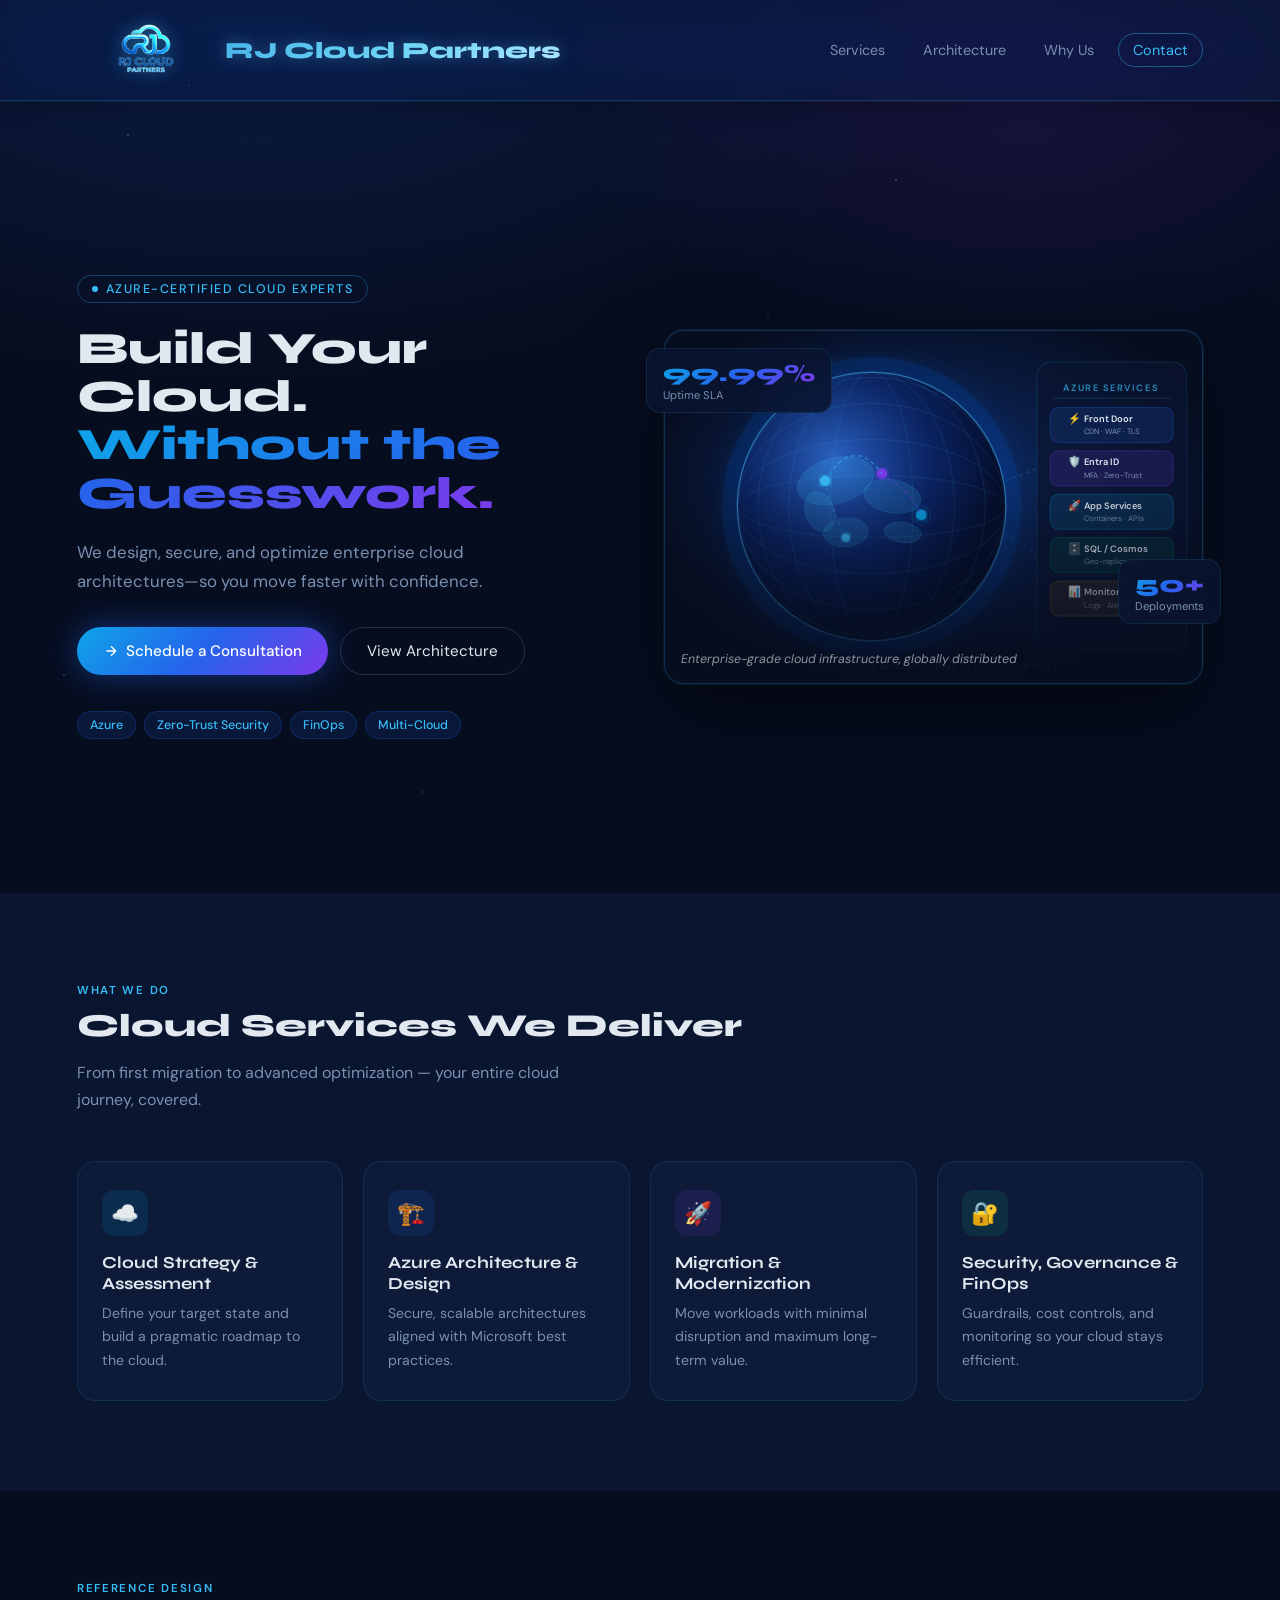
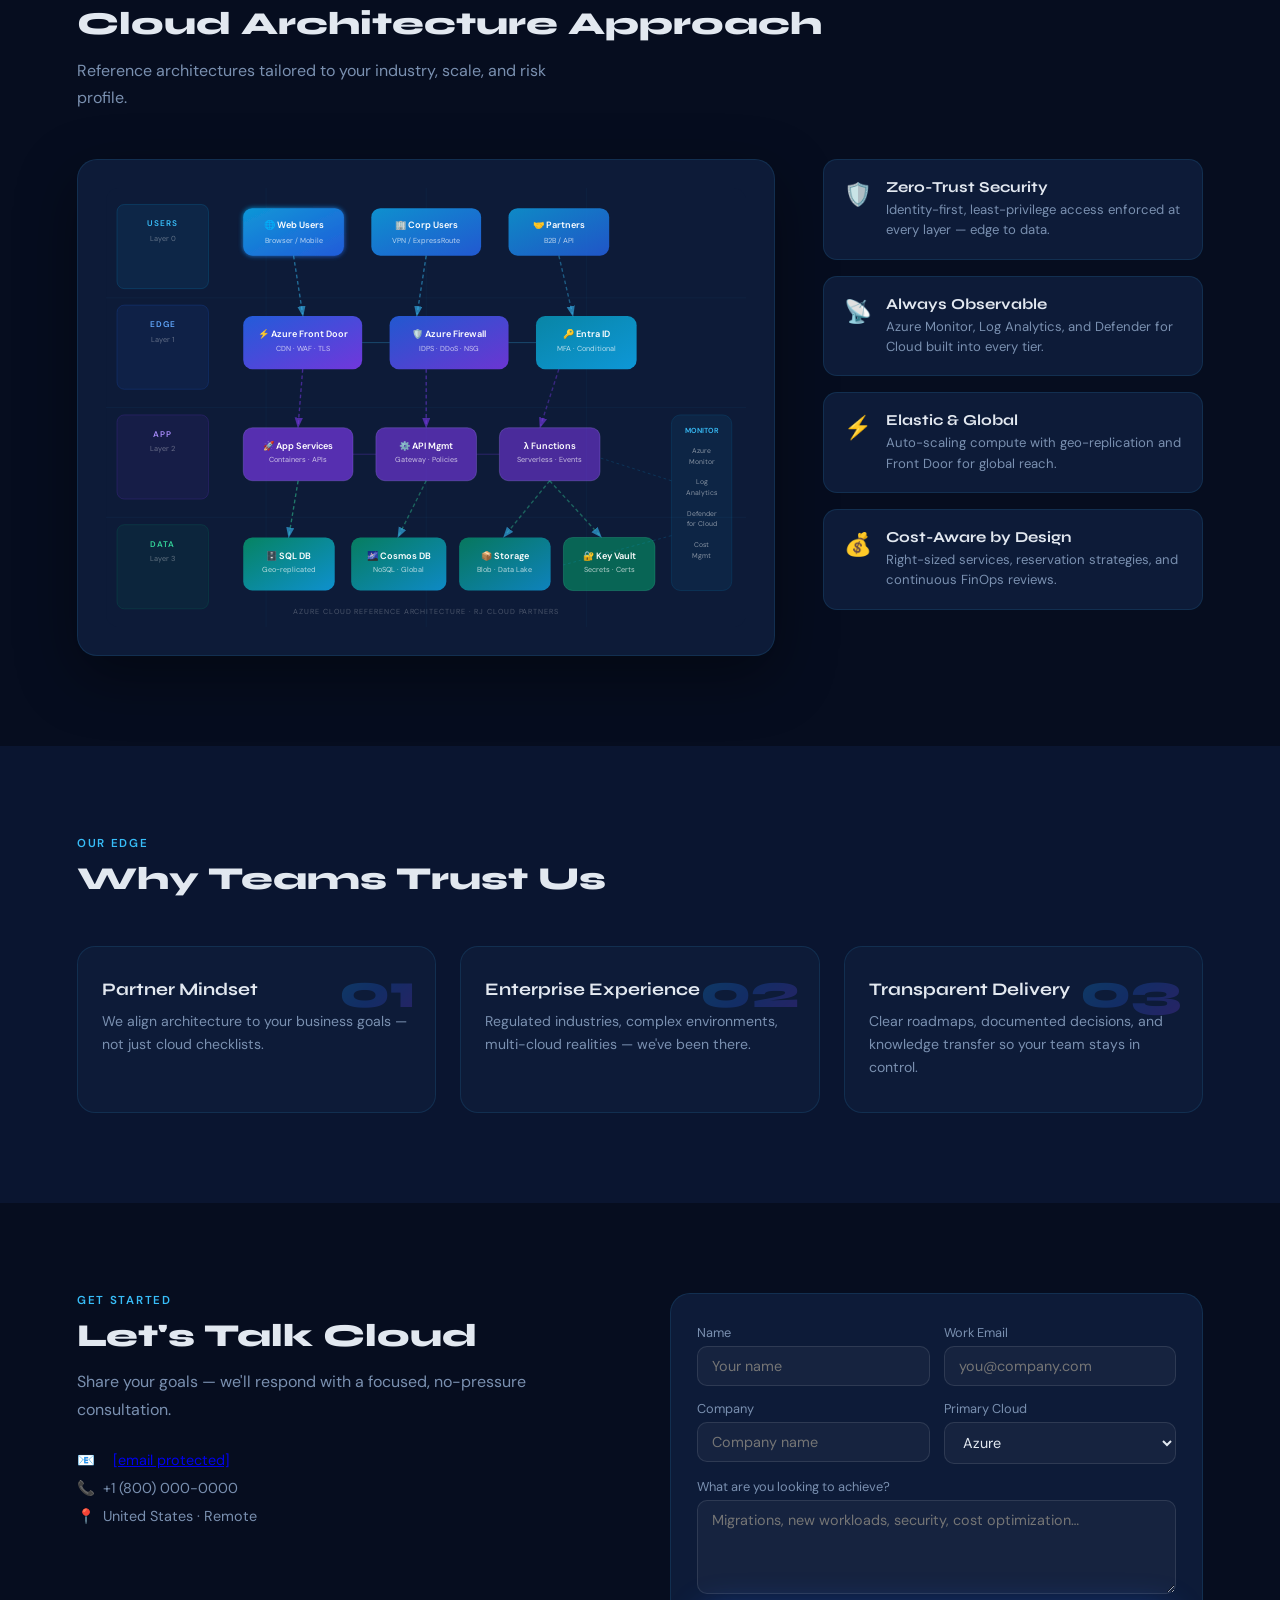
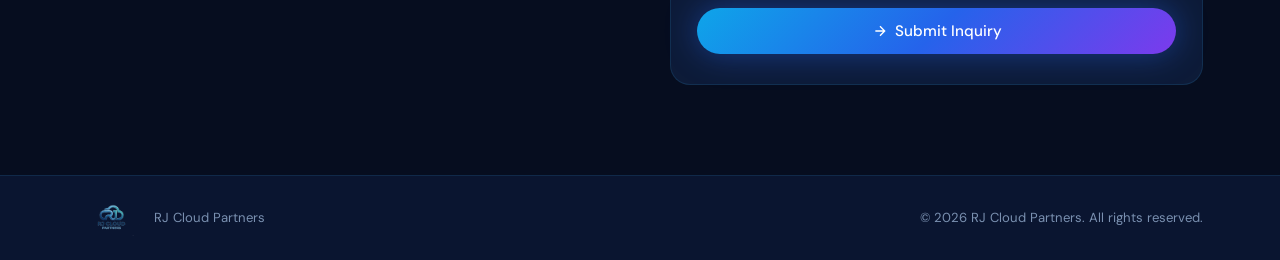
<file: index.html>
<!DOCTYPE html>
<html lang="en">
<head>
  <meta charset="UTF-8" />
  <title>RJ Cloud Partners | Trusted Cloud Consulting</title>
  <meta name="viewport" content="width=device-width, initial-scale=1" />
  <link rel="icon" type="image/svg+xml" href="[data-uri]" />
  <link rel="preconnect" href="https://fonts.googleapis.com">
  <link href="https://fonts.googleapis.com/css2?family=Syne:wght@400;600;700;800&family=DM+Sans:wght@300;400;500&display=swap" rel="stylesheet">
  <style>
    :root {
      --navy:   #060D1F;
      --navy2:  #0A1530;
      --card:   #0D1B38;
      --border: rgba(56,189,248,0.12);
      --blue:   #2563EB;
      --sky:    #38BDF8;
      --violet: #7C3AED;
      --text:   #E2E8F0;
      --muted:  #7A90B0;
      --grad:   linear-gradient(135deg,#0EA5E9,#2563EB,#7C3AED);
    }
    *, *::before, *::after { box-sizing: border-box; margin: 0; padding: 0; }

    body {
      font-family: 'DM Sans', sans-serif;
      background: var(--navy);
      color: var(--text);
      overflow-x: hidden;
    }

    /* ── STARFIELD ── */
    #stars {
      position: fixed; inset: 0; z-index: 0;
      background:
        radial-gradient(ellipse 80% 60% at 20% 0%, rgba(37,99,235,0.18) 0%, transparent 70%),
        radial-gradient(ellipse 60% 50% at 80% 10%, rgba(124,58,237,0.14) 0%, transparent 60%),
        var(--navy);
      pointer-events: none;
    }
    #stars::before {
      content: '';
      position: absolute; inset: 0;
      background-image:
        radial-gradient(1px 1px at 10% 15%, rgba(255,255,255,0.6) 0%, transparent 100%),
        radial-gradient(1px 1px at 25% 40%, rgba(255,255,255,0.4) 0%, transparent 100%),
        radial-gradient(1px 1px at 40% 8%,  rgba(255,255,255,0.5) 0%, transparent 100%),
        radial-gradient(1px 1px at 55% 60%, rgba(255,255,255,0.3) 0%, transparent 100%),
        radial-gradient(1px 1px at 70% 20%, rgba(255,255,255,0.6) 0%, transparent 100%),
        radial-gradient(1px 1px at 85% 50%, rgba(255,255,255,0.4) 0%, transparent 100%),
        radial-gradient(1px 1px at 92% 80%, rgba(255,255,255,0.3) 0%, transparent 100%),
        radial-gradient(1px 1px at 5%  75%, rgba(255,255,255,0.5) 0%, transparent 100%),
        radial-gradient(1px 1px at 33% 88%, rgba(255,255,255,0.4) 0%, transparent 100%),
        radial-gradient(1px 1px at 60% 35%, rgba(255,255,255,0.3) 0%, transparent 100%),
        radial-gradient(1px 1px at 78% 70%, rgba(255,255,255,0.5) 0%, transparent 100%);
      background-size: 100% 100%;
    }

    /* wrap everything above starfield */
    .page { position: relative; z-index: 1; }

    /* ── NAV ── */
    .top-nav {
      position: sticky; top: 0; z-index: 50;
      display: flex; align-items: center; justify-content: space-between;
      padding: 14px 6vw;
      background: rgba(12, 28, 65, 0.55);
      backdrop-filter: blur(24px) brightness(1.15) saturate(1.4);
      -webkit-backdrop-filter: blur(24px) brightness(1.15) saturate(1.4);
      border-bottom: 1px solid rgba(100,180,255,0.18);
      box-shadow: 0 1px 0 rgba(56,189,248,0.08), 0 4px 24px rgba(0,0,0,0.25);
    }
    .logo { display: flex; align-items: center; gap: 10px; }
    .logo-img { height: 72px; width: auto; filter: brightness(1.6) saturate(1.3) drop-shadow(0 0 8px rgba(56,189,248,0.5)); }
    .logo-text {
      font-family: 'Syne', sans-serif;
      font-size: 1.45rem; font-weight: 800;
      background: linear-gradient(135deg, #48B4E8, #6DD4F5, #A8E4FF);
      -webkit-background-clip: text; -webkit-text-fill-color: transparent;
      background-clip: text;
      filter: drop-shadow(0 0 8px rgba(72,180,232,0.45));
    }
    nav { display: flex; align-items: center; gap: 10px; font-size: 0.9rem; }
    nav a {
      text-decoration: none; color: var(--muted);
      padding: 7px 14px; border-radius: 999px;
      transition: color .2s, background .2s;
    }
    nav a:hover { color: var(--text); background: rgba(255,255,255,0.06); }
    .btn-nav {
      border: 1px solid rgba(56,189,248,0.4); color: var(--sky) !important;
    }
    .btn-nav:hover { background: rgba(56,189,248,0.08) !important; }

    /* ── HERO ── */
    .hero {
      min-height: 88vh;
      display: grid;
      grid-template-columns: 1fr 1fr;
      align-items: center;
      gap: 48px;
      padding: 80px 6vw 60px;
    }
    .hero-text { animation: fadeUp .9s ease both; }
    .hero-eyebrow {
      display: inline-flex; align-items: center; gap: 8px;
      font-size: 0.78rem; font-weight: 500; letter-spacing: .12em;
      text-transform: uppercase; color: var(--sky);
      border: 1px solid rgba(56,189,248,0.3);
      padding: 5px 14px; border-radius: 999px;
      margin-bottom: 22px;
    }
    .hero-eyebrow span { width: 6px; height: 6px; border-radius: 50%; background: var(--sky); animation: pulse 2s infinite; }
    @keyframes pulse { 0%,100%{opacity:1;transform:scale(1)} 50%{opacity:.5;transform:scale(.75)} }

    .hero-text h1 {
      font-family: 'Syne', sans-serif;
      font-size: clamp(2.4rem, 3.5vw, 3.8rem);
      font-weight: 800; line-height: 1.08;
      margin-bottom: 20px;
    }
    .hero-text h1 em {
      font-style: normal;
      background: var(--grad);
      -webkit-background-clip: text; -webkit-text-fill-color: transparent;
      background-clip: text;
    }
    .hero-text p {
      font-size: 1.05rem; color: var(--muted); line-height: 1.7;
      max-width: 480px; margin-bottom: 32px;
    }
    .hero-actions { display: flex; gap: 12px; flex-wrap: wrap; margin-bottom: 36px; }
    .btn-primary {
      display: inline-flex; align-items: center; gap: 7px;
      padding: 13px 26px; border-radius: 999px;
      background: var(--grad); color: #fff;
      font-family: 'DM Sans', sans-serif; font-size: .95rem; font-weight: 500;
      text-decoration: none; border: none; cursor: pointer;
      box-shadow: 0 0 32px rgba(37,99,235,0.45);
      transition: transform .2s, box-shadow .2s;
    }
    .btn-primary:hover { transform: translateY(-2px); box-shadow: 0 0 48px rgba(37,99,235,0.6); }
    .btn-secondary {
      display: inline-flex; align-items: center; gap: 7px;
      padding: 13px 26px; border-radius: 999px;
      background: transparent; color: var(--text);
      font-family: 'DM Sans', sans-serif; font-size: .95rem;
      text-decoration: none;
      border: 1px solid rgba(255,255,255,0.14);
      transition: border-color .2s, background .2s;
    }
    .btn-secondary:hover { border-color: var(--sky); background: rgba(56,189,248,0.06); }

    .hero-badges { display: flex; flex-wrap: wrap; gap: 8px; }
    .hero-badges span {
      padding: 5px 12px; border-radius: 999px;
      font-size: 0.78rem; font-weight: 500;
      background: rgba(37,99,235,0.12);
      border: 1px solid rgba(37,99,235,0.25);
      color: var(--sky);
    }

    /* hero visual side */
    .hero-visual { animation: fadeUp .9s .2s ease both; }

    /* ── CLOUD IMAGE CARD ── */
    .hero-img-card {
      border-radius: 20px;
      border: 1px solid var(--border);
      overflow: hidden;
      position: relative;
      background: var(--card);
      box-shadow: 0 30px 80px rgba(0,0,0,0.5), 0 0 0 1px var(--border);
    }
    .hero-img-card img {
      width: 100%; display: block;
      filter: saturate(1.1) brightness(0.9);
    }
    /* overlay glow */
    .hero-img-card::after {
      content: '';
      position: absolute; inset: 0;
      background: linear-gradient(180deg, transparent 40%, rgba(6,13,31,0.85) 100%);
    }
    .img-caption {
      position: absolute; bottom: 16px; left: 16px; right: 16px;
      z-index: 2;
      font-size: 0.78rem; color: rgba(255,255,255,0.55);
      font-style: italic;
    }

    /* floating stats */
    .stat-badge {
      position: absolute;
      background: rgba(10,21,48,0.85);
      backdrop-filter: blur(12px);
      border: 1px solid var(--border);
      border-radius: 14px;
      padding: 10px 16px;
      z-index: 3;
      animation: float 4s ease-in-out infinite;
    }
    .stat-badge .num { font-family: 'Syne',sans-serif; font-size: 1.5rem; font-weight: 800; background: var(--grad); -webkit-background-clip:text; -webkit-text-fill-color:transparent; background-clip:text; }
    .stat-badge .lbl { font-size: 0.7rem; color: var(--muted); }
    .sb1 { top: 18px; left: -18px; animation-delay: 0s; }
    .sb2 { bottom: 60px; right: -18px; animation-delay: 1.5s; }
    @keyframes float { 0%,100%{transform:translateY(0)} 50%{transform:translateY(-8px)} }

    /* ── SECTION BASE ── */
    section { padding: 90px 6vw; }
    .section-label {
      font-size: 0.72rem; letter-spacing: .15em; text-transform: uppercase;
      color: var(--sky); font-weight: 600; margin-bottom: 10px;
    }
    .section-title {
      font-family: 'Syne', sans-serif; font-size: clamp(1.8rem,2.5vw,2.6rem);
      font-weight: 800; margin-bottom: 14px; line-height: 1.15;
    }
    .section-sub { color: var(--muted); max-width: 520px; line-height: 1.7; }

    /* ── SERVICES ── */
    #services { background: var(--navy2); }
    .services-header { margin-bottom: 48px; }
    .cards-grid {
      display: grid;
      grid-template-columns: repeat(auto-fit, minmax(240px,1fr));
      gap: 20px;
    }
    .card {
      background: var(--card);
      border: 1px solid var(--border);
      border-radius: 18px;
      padding: 28px 24px;
      position: relative; overflow: hidden;
      transition: border-color .3s, transform .3s;
    }
    .card:hover { border-color: rgba(56,189,248,0.4); transform: translateY(-4px); }
    .card::before {
      content: '';
      position: absolute; top: 0; left: 0; right: 0; height: 2px;
      background: var(--grad); opacity: 0;
      transition: opacity .3s;
    }
    .card:hover::before { opacity: 1; }
    .card-icon {
      width: 46px; height: 46px; border-radius: 12px;
      display: flex; align-items: center; justify-content: center;
      margin-bottom: 16px; font-size: 1.4rem;
    }
    .ci-1 { background: rgba(14,165,233,0.12); }
    .ci-2 { background: rgba(37,99,235,0.12); }
    .ci-3 { background: rgba(124,58,237,0.12); }
    .ci-4 { background: rgba(16,185,129,0.12); }
    .card h3 { font-family:'Syne',sans-serif; font-size: 1.05rem; font-weight: 700; margin-bottom: 8px; }
    .card p { font-size: 0.88rem; color: var(--muted); line-height: 1.65; }

    /* ── ARCHITECTURE DIAGRAM SECTION ── */
    #architecture { background: var(--navy); }
    .arch-wrapper {
      display: grid;
      grid-template-columns: 1fr 380px;
      gap: 48px;
      align-items: start;
      margin-top: 48px;
    }

    /* SVG ARCHITECTURE DIAGRAM */
    .arch-diagram-container {
      background: var(--card);
      border: 1px solid var(--border);
      border-radius: 20px;
      padding: 28px;
      box-shadow: 0 20px 60px rgba(0,0,0,0.4);
    }
    .arch-diagram-container svg { width: 100%; height: auto; display: block; }

    /* arch side cards */
    .arch-side { display: flex; flex-direction: column; gap: 16px; }
    .arch-pill {
      background: var(--card); border: 1px solid var(--border);
      border-radius: 14px; padding: 18px 20px;
      display: flex; gap: 14px; align-items: flex-start;
      transition: border-color .3s;
    }
    .arch-pill:hover { border-color: rgba(56,189,248,0.35); }
    .arch-pill-icon { font-size: 1.4rem; margin-top: 2px; }
    .arch-pill h4 { font-family:'Syne',sans-serif; font-size:.95rem; font-weight:700; margin-bottom:4px; }
    .arch-pill p { font-size:.82rem; color:var(--muted); line-height:1.55; }

    /* ── WHY US ── */
    #why-us { background: var(--navy2); }
    .why-grid {
      display: grid;
      grid-template-columns: repeat(3,1fr);
      gap: 24px;
      margin-top: 48px;
    }
    .why-card {
      background: var(--card);
      border: 1px solid var(--border);
      border-radius: 18px;
      padding: 32px 24px;
      position: relative;
    }
    .why-num {
      font-family: 'Syne',sans-serif; font-size: 3rem; font-weight: 800;
      background: var(--grad); -webkit-background-clip:text; -webkit-text-fill-color:transparent; background-clip:text;
      opacity: .25; position: absolute; top: 16px; right: 20px;
    }
    .why-card h3 { font-family:'Syne',sans-serif; font-size:1.1rem; font-weight:700; margin-bottom:10px; }
    .why-card p { font-size:.88rem; color:var(--muted); line-height:1.65; }

    /* ── CONTACT ── */
    #contact { background: var(--navy); }
    .contact-inner {
      display: grid;
      grid-template-columns: 1fr 1fr;
      gap: 60px;
      align-items: start;
    }
    .contact-left .section-title { margin-top: 10px; }
    .contact-left p { color:var(--muted); line-height:1.7; margin-bottom:28px; }
    .contact-info-row { display:flex; align-items:center; gap:10px; font-size:.9rem; color:var(--muted); margin-bottom:10px; }
    .contact-form {
      background: var(--card);
      border: 1px solid var(--border);
      border-radius: 20px;
      padding: 30px 26px;
    }
    .form-row { display:grid; grid-template-columns:1fr 1fr; gap:14px; }
    .form-field { display:flex; flex-direction:column; gap:5px; margin-bottom:14px; }
    label { font-size:.8rem; color:var(--muted); }
    input, select, textarea {
      background: rgba(255,255,255,0.04);
      border: 1px solid rgba(255,255,255,0.1);
      border-radius: 10px; padding: 10px 14px;
      color: var(--text); font-family:'DM Sans',sans-serif; font-size:.9rem;
      outline: none; transition: border-color .2s;
    }
    input:focus, select:focus, textarea:focus {
      border-color: var(--sky);
      box-shadow: 0 0 0 3px rgba(56,189,248,0.1);
    }
    select option { background: var(--card); }
    textarea { resize: vertical; }

    /* ── FOOTER ── */
    .footer {
      padding: 24px 6vw;
      background: var(--navy2);
      border-top: 1px solid var(--border);
      display: flex; align-items:center; justify-content:space-between;
      font-size:.82rem; color:var(--muted);
    }
    .footer-logo { display:flex; align-items:center; gap:8px; }
    .footer-logo img { height:36px; }

    /* ── ANIMATIONS ── */
    @keyframes fadeUp {
      from { opacity:0; transform:translateY(30px); }
      to   { opacity:1; transform:translateY(0); }
    }

    /* ── RESPONSIVE ── */
    @media (max-width:1000px) {
      .hero { grid-template-columns:1fr; min-height:auto; }
      .hero-visual { order:-1; }
      .arch-wrapper { grid-template-columns:1fr; }
      .why-grid { grid-template-columns:1fr; }
      .contact-inner { grid-template-columns:1fr; }
    }
    @media (max-width:700px) {
      .top-nav { flex-wrap:wrap; gap:10px; }
      .form-row { grid-template-columns:1fr; }
    }
  </style>
</head>
<body>

<div id="stars"></div>
<div class="page">

  <!-- NAV -->
  <header class="top-nav">
    <div class="logo">
      <img src="logo.png" class="logo-img" alt="RJ Cloud Partners Logo">
      <span class="logo-text">RJ Cloud Partners</span>
    </div>
    <nav>
      <a href="#services">Services</a>
      <a href="#architecture">Architecture</a>
      <a href="#why-us">Why Us</a>
      <a href="#contact" class="btn-nav">Contact</a>
    </nav>
  </header>

  <main>

    <!-- ═══════════════════ HERO ═══════════════════ -->
    <section class="hero">
      <div class="hero-text">
        <div class="hero-eyebrow">
          <span></span> Azure-Certified Cloud Experts
        </div>
        <h1>Build Your Cloud.<br><em>Without the Guesswork.</em></h1>
        <p>We design, secure, and optimize enterprise cloud architectures—so you move faster with confidence.</p>
        <div class="hero-actions">
          <a href="#contact" class="btn-primary">
            <svg width="16" height="16" viewBox="0 0 24 24" fill="none" stroke="currentColor" stroke-width="2"><path d="M5 12h14M12 5l7 7-7 7"/></svg>
            Schedule a Consultation
          </a>
          <a href="#architecture" class="btn-secondary">View Architecture</a>
        </div>
        <div class="hero-badges">
          <span>Azure</span>
          <span>Zero-Trust Security</span>
          <span>FinOps</span>
          <span>Multi-Cloud</span>
        </div>
      </div>

      <div class="hero-visual">
        <div style="position:relative;">
          <!-- Self-contained animated cloud globe SVG — no external dependencies -->
          <div class="hero-img-card">
            <svg viewBox="0 0 520 340" xmlns="http://www.w3.org/2000/svg" style="width:100%;display:block;">
              <defs>
                <radialGradient id="bgGlow" cx="50%" cy="45%" r="55%">
                  <stop offset="0%" stop-color="#0D2D6B"/>
                  <stop offset="100%" stop-color="#060D1F"/>
                </radialGradient>
                <radialGradient id="globeGrad" cx="38%" cy="35%" r="60%">
                  <stop offset="0%" stop-color="#1E4DB7"/>
                  <stop offset="60%" stop-color="#0A2260"/>
                  <stop offset="100%" stop-color="#050E2A"/>
                </radialGradient>
                <radialGradient id="globeShine" cx="35%" cy="30%" r="45%">
                  <stop offset="0%" stop-color="rgba(100,200,255,0.18)"/>
                  <stop offset="100%" stop-color="rgba(0,0,0,0)"/>
                </radialGradient>
                <linearGradient id="lineGrad" x1="0%" y1="0%" x2="100%" y2="0%">
                  <stop offset="0%" stop-color="rgba(56,189,248,0)"/>
                  <stop offset="50%" stop-color="rgba(56,189,248,0.7)"/>
                  <stop offset="100%" stop-color="rgba(56,189,248,0)"/>
                </linearGradient>
                <filter id="nodeGlow">
                  <feGaussianBlur stdDeviation="3" result="b"/>
                  <feMerge><feMergeNode in="b"/><feMergeNode in="SourceGraphic"/></feMerge>
                </filter>
                <filter id="globeGlowF">
                  <feGaussianBlur stdDeviation="12" result="b"/>
                  <feMerge><feMergeNode in="b"/><feMergeNode in="SourceGraphic"/></feMerge>
                </filter>
                <clipPath id="globeClip">
                  <circle cx="200" cy="170" r="130"/>
                </clipPath>
              </defs>

              <!-- Background -->
              <rect width="520" height="340" fill="url(#bgGlow)"/>

              <!-- Ambient glow behind globe -->
              <circle cx="200" cy="170" r="145" fill="rgba(37,99,235,0.12)" filter="url(#globeGlowF)"/>

              <!-- Globe body -->
              <circle cx="200" cy="170" r="130" fill="url(#globeGrad)" stroke="rgba(56,189,248,0.25)" stroke-width="1.5"/>

              <!-- Globe latitude lines -->
              <g clip-path="url(#globeClip)" stroke="rgba(56,189,248,0.15)" stroke-width="0.8" fill="none">
                <ellipse cx="200" cy="170" rx="130" ry="30"/>
                <ellipse cx="200" cy="170" rx="130" ry="65"/>
                <ellipse cx="200" cy="170" rx="130" ry="100"/>
                <ellipse cx="200" cy="170" rx="130" ry="125"/>
                <!-- Longitude lines -->
                <ellipse cx="200" cy="170" rx="40" ry="130"/>
                <ellipse cx="200" cy="170" rx="80" ry="130"/>
                <ellipse cx="200" cy="170" rx="110" ry="130"/>
              </g>

              <!-- Continent blobs -->
              <g clip-path="url(#globeClip)" fill="rgba(56,189,248,0.18)" stroke="rgba(56,189,248,0.3)" stroke-width="0.5">
                <ellipse cx="165" cy="145" rx="38" ry="22" transform="rotate(-15,165,145)"/>
                <ellipse cx="220" cy="160" rx="28" ry="16" transform="rotate(10,220,160)"/>
                <ellipse cx="175" cy="195" rx="22" ry="14" transform="rotate(-5,175,195)"/>
                <ellipse cx="230" cy="195" rx="18" ry="10" transform="rotate(8,230,195)"/>
                <ellipse cx="150" cy="175" rx="14" ry="20" transform="rotate(-20,150,175)"/>
              </g>

              <!-- Globe shine overlay -->
              <circle cx="200" cy="170" r="130" fill="url(#globeShine)"/>
              <!-- Globe edge highlight -->
              <circle cx="200" cy="170" r="130" fill="none" stroke="rgba(100,200,255,0.3)" stroke-width="1"/>

              <!-- ── Connection nodes on globe ── -->
              <!-- Node: NA -->
              <circle cx="155" cy="145" r="5" fill="#38BDF8" filter="url(#nodeGlow)" opacity="0.95"/>
              <circle cx="155" cy="145" r="9" fill="none" stroke="rgba(56,189,248,0.4)" stroke-width="1">
                <animate attributeName="r" values="9;15;9" dur="2.5s" repeatCount="indefinite"/>
                <animate attributeName="opacity" values="0.5;0;0.5" dur="2.5s" repeatCount="indefinite"/>
              </circle>

              <!-- Node: EU -->
              <circle cx="210" cy="138" r="5" fill="#7C3AED" filter="url(#nodeGlow)" opacity="0.95"/>
              <circle cx="210" cy="138" r="9" fill="none" stroke="rgba(124,58,237,0.4)" stroke-width="1">
                <animate attributeName="r" values="9;15;9" dur="3s" begin="0.8s" repeatCount="indefinite"/>
                <animate attributeName="opacity" values="0.5;0;0.5" dur="3s" begin="0.8s" repeatCount="indefinite"/>
              </circle>

              <!-- Node: APAC -->
              <circle cx="248" cy="178" r="5" fill="#0EA5E9" filter="url(#nodeGlow)" opacity="0.95"/>
              <circle cx="248" cy="178" r="9" fill="none" stroke="rgba(14,165,233,0.4)" stroke-width="1">
                <animate attributeName="r" values="9;15;9" dur="2.8s" begin="1.4s" repeatCount="indefinite"/>
                <animate attributeName="opacity" values="0.5;0;0.5" dur="2.8s" begin="1.4s" repeatCount="indefinite"/>
              </circle>

              <!-- Node: SA -->
              <circle cx="175" cy="200" r="4" fill="#38BDF8" filter="url(#nodeGlow)" opacity="0.85"/>

              <!-- Arc lines between nodes -->
              <path d="M155,145 Q182,100 210,138" fill="none" stroke="rgba(56,189,248,0.55)" stroke-width="1.2" stroke-dasharray="4,3"/>
              <path d="M210,138 Q238,155 248,178" fill="none" stroke="rgba(124,58,237,0.55)" stroke-width="1.2" stroke-dasharray="4,3"/>
              <path d="M155,145 Q162,178 175,200" fill="none" stroke="rgba(56,189,248,0.4)" stroke-width="1" stroke-dasharray="3,4"/>

              <!-- ── Right panel: cloud services stack ── -->
              <!-- Panel background -->
              <rect x="360" y="30" width="145" height="280" rx="14" fill="rgba(10,21,48,0.7)" stroke="rgba(56,189,248,0.15)" stroke-width="1"/>

              <!-- Panel title -->
              <text x="432" y="58" text-anchor="middle" fill="rgba(56,189,248,0.7)" font-size="9" font-family="DM Sans,sans-serif" font-weight="600" letter-spacing="1.5">AZURE SERVICES</text>
              <line x1="375" y1="65" x2="490" y2="65" stroke="rgba(56,189,248,0.15)" stroke-width="1"/>

              <!-- Service rows -->
              <!-- Row 1 -->
              <rect x="373" y="74" width="119" height="34" rx="8" fill="rgba(37,99,235,0.15)" stroke="rgba(37,99,235,0.3)" stroke-width="1"/>
              <text x="390" y="88" fill="#60A5FA" font-size="10" font-family="DM Sans,sans-serif">⚡</text>
              <text x="406" y="88" fill="#E2E8F0" font-size="9" font-family="DM Sans,sans-serif" font-weight="600">Front Door</text>
              <text x="406" y="100" fill="#7A90B0" font-size="7.5" font-family="DM Sans,sans-serif">CDN · WAF · TLS</text>

              <!-- Row 2 -->
              <rect x="373" y="116" width="119" height="34" rx="8" fill="rgba(124,58,237,0.15)" stroke="rgba(124,58,237,0.3)" stroke-width="1"/>
              <text x="390" y="130" fill="#A78BFA" font-size="10" font-family="DM Sans,sans-serif">🛡️</text>
              <text x="406" y="130" fill="#E2E8F0" font-size="9" font-family="DM Sans,sans-serif" font-weight="600">Entra ID</text>
              <text x="406" y="142" fill="#7A90B0" font-size="7.5" font-family="DM Sans,sans-serif">MFA · Zero-Trust</text>

              <!-- Row 3 -->
              <rect x="373" y="158" width="119" height="34" rx="8" fill="rgba(14,165,233,0.15)" stroke="rgba(14,165,233,0.3)" stroke-width="1"/>
              <text x="390" y="172" fill="#38BDF8" font-size="10" font-family="DM Sans,sans-serif">🚀</text>
              <text x="406" y="172" fill="#E2E8F0" font-size="9" font-family="DM Sans,sans-serif" font-weight="600">App Services</text>
              <text x="406" y="184" fill="#7A90B0" font-size="7.5" font-family="DM Sans,sans-serif">Containers · APIs</text>

              <!-- Row 4 -->
              <rect x="373" y="200" width="119" height="34" rx="8" fill="rgba(5,150,105,0.15)" stroke="rgba(5,150,105,0.3)" stroke-width="1"/>
              <text x="390" y="214" fill="#34D399" font-size="10" font-family="DM Sans,sans-serif">🗄️</text>
              <text x="406" y="214" fill="#E2E8F0" font-size="9" font-family="DM Sans,sans-serif" font-weight="600">SQL / Cosmos</text>
              <text x="406" y="226" fill="#7A90B0" font-size="7.5" font-family="DM Sans,sans-serif">Geo-replicated</text>

              <!-- Row 5 -->
              <rect x="373" y="242" width="119" height="34" rx="8" fill="rgba(245,158,11,0.12)" stroke="rgba(245,158,11,0.25)" stroke-width="1"/>
              <text x="390" y="256" fill="#FCD34D" font-size="10" font-family="DM Sans,sans-serif">📊</text>
              <text x="406" y="256" fill="#E2E8F0" font-size="9" font-family="DM Sans,sans-serif" font-weight="600">Monitor</text>
              <text x="406" y="268" fill="#7A90B0" font-size="7.5" font-family="DM Sans,sans-serif">Logs · Alerts · Cost</text>

              <!-- Connecting lines from globe to panel -->
              <line x1="330" y1="145" x2="360" y2="133" stroke="rgba(56,189,248,0.25)" stroke-width="1" stroke-dasharray="3,4"/>
              <line x1="330" y1="170" x2="360" y2="175" stroke="rgba(124,58,237,0.25)" stroke-width="1" stroke-dasharray="3,4"/>
              <line x1="330" y1="195" x2="360" y2="217" stroke="rgba(14,165,233,0.25)" stroke-width="1" stroke-dasharray="3,4"/>

              <!-- Bottom label -->
              <text x="260" y="328" text-anchor="middle" fill="rgba(255,255,255,0.2)" font-size="7.5" font-family="DM Sans,sans-serif" letter-spacing="1">GLOBAL CLOUD INFRASTRUCTURE · RJ CLOUD PARTNERS</text>
            </svg>
            <div class="img-caption">Enterprise-grade cloud infrastructure, globally distributed</div>
          </div>
          <div class="stat-badge sb1">
            <div class="num">99.99%</div>
            <div class="lbl">Uptime SLA</div>
          </div>
          <div class="stat-badge sb2">
            <div class="num">50+</div>
            <div class="lbl">Deployments</div>
          </div>
        </div>
      </div>
    </section>

    <!-- ═══════════════════ SERVICES ═══════════════════ -->
    <section id="services">
      <div class="services-header">
        <div class="section-label">What We Do</div>
        <h2 class="section-title">Cloud Services We Deliver</h2>
        <p class="section-sub">From first migration to advanced optimization — your entire cloud journey, covered.</p>
      </div>
      <div class="cards-grid">
        <article class="card">
          <div class="card-icon ci-1">☁️</div>
          <h3>Cloud Strategy & Assessment</h3>
          <p>Define your target state and build a pragmatic roadmap to the cloud.</p>
        </article>
        <article class="card">
          <div class="card-icon ci-2">🏗️</div>
          <h3>Azure Architecture & Design</h3>
          <p>Secure, scalable architectures aligned with Microsoft best practices.</p>
        </article>
        <article class="card">
          <div class="card-icon ci-3">🚀</div>
          <h3>Migration & Modernization</h3>
          <p>Move workloads with minimal disruption and maximum long-term value.</p>
        </article>
        <article class="card">
          <div class="card-icon ci-4">🔐</div>
          <h3>Security, Governance & FinOps</h3>
          <p>Guardrails, cost controls, and monitoring so your cloud stays efficient.</p>
        </article>
      </div>
    </section>

    <!-- ═══════════════════ ARCHITECTURE ═══════════════════ -->
    <section id="architecture">
      <div class="section-label">Reference Design</div>
      <h2 class="section-title">Cloud Architecture Approach</h2>
      <p class="section-sub">Reference architectures tailored to your industry, scale, and risk profile.</p>

      <div class="arch-wrapper">

        <!-- ─── FULL SVG CLOUD ARCHITECTURE DIAGRAM ─── -->
        <div class="arch-diagram-container">
          <svg viewBox="0 0 700 480" xmlns="http://www.w3.org/2000/svg" font-family="DM Sans, sans-serif">
            <defs>
              <linearGradient id="g1" x1="0%" y1="0%" x2="100%" y2="100%">
                <stop offset="0%" stop-color="#0EA5E9"/>
                <stop offset="100%" stop-color="#2563EB"/>
              </linearGradient>
              <linearGradient id="g2" x1="0%" y1="0%" x2="100%" y2="100%">
                <stop offset="0%" stop-color="#2563EB"/>
                <stop offset="100%" stop-color="#7C3AED"/>
              </linearGradient>
              <linearGradient id="g3" x1="0%" y1="0%" x2="100%" y2="100%">
                <stop offset="0%" stop-color="#0891B2"/>
                <stop offset="100%" stop-color="#0EA5E9"/>
              </linearGradient>
              <linearGradient id="g4" x1="0%" y1="0%" x2="100%" y2="100%">
                <stop offset="0%" stop-color="#059669"/>
                <stop offset="100%" stop-color="#0EA5E9"/>
              </linearGradient>
              <filter id="glow2">
                <feGaussianBlur stdDeviation="3" result="blur"/>
                <feMerge><feMergeNode in="blur"/><feMergeNode in="SourceGraphic"/></feMerge>
              </filter>
              <marker id="arrow" markerWidth="8" markerHeight="8" refX="6" refY="3" orient="auto">
                <path d="M0,0 L0,6 L8,3 z" fill="rgba(56,189,248,0.6)"/>
              </marker>
              <marker id="arrow2" markerWidth="8" markerHeight="8" refX="6" refY="3" orient="auto">
                <path d="M0,0 L0,6 L8,3 z" fill="rgba(124,58,237,0.6)"/>
              </marker>
            </defs>

            <!-- Background -->
            <rect width="700" height="480" rx="14" fill="#0D1B38"/>

            <!-- Grid lines -->
            <g stroke="rgba(56,189,248,0.05)" stroke-width="1">
              <line x1="0" y1="120" x2="700" y2="120"/>
              <line x1="0" y1="240" x2="700" y2="240"/>
              <line x1="0" y1="360" x2="700" y2="360"/>
              <line x1="175" y1="0" x2="175" y2="480"/>
              <line x1="350" y1="0" x2="350" y2="480"/>
              <line x1="525" y1="0" x2="525" y2="480"/>
            </g>

            <!-- ── LAYER LABELS (left side) ── -->
            <!-- Layer 1: Users -->
            <rect x="12" y="18" width="100" height="92" rx="8" fill="rgba(14,165,233,0.08)" stroke="rgba(14,165,233,0.2)" stroke-width="1"/>
            <text x="62" y="42" text-anchor="middle" fill="#38BDF8" font-size="9" font-weight="600" letter-spacing="1">USERS</text>
            <text x="62" y="58" text-anchor="middle" fill="rgba(255,255,255,0.35)" font-size="8">Layer 0</text>

            <!-- Layer 2: Edge / CDN -->
            <rect x="12" y="128" width="100" height="92" rx="8" fill="rgba(37,99,235,0.08)" stroke="rgba(37,99,235,0.2)" stroke-width="1"/>
            <text x="62" y="152" text-anchor="middle" fill="#60A5FA" font-size="9" font-weight="600" letter-spacing="1">EDGE</text>
            <text x="62" y="168" text-anchor="middle" fill="rgba(255,255,255,0.35)" font-size="8">Layer 1</text>

            <!-- Layer 3: App -->
            <rect x="12" y="248" width="100" height="92" rx="8" fill="rgba(124,58,237,0.08)" stroke="rgba(124,58,237,0.2)" stroke-width="1"/>
            <text x="62" y="272" text-anchor="middle" fill="#A78BFA" font-size="9" font-weight="600" letter-spacing="1">APP</text>
            <text x="62" y="288" text-anchor="middle" fill="rgba(255,255,255,0.35)" font-size="8">Layer 2</text>

            <!-- Layer 4: Data -->
            <rect x="12" y="368" width="100" height="92" rx="8" fill="rgba(5,150,105,0.08)" stroke="rgba(5,150,105,0.2)" stroke-width="1"/>
            <text x="62" y="392" text-anchor="middle" fill="#34D399" font-size="9" font-weight="600" letter-spacing="1">DATA</text>
            <text x="62" y="408" text-anchor="middle" fill="rgba(255,255,255,0.35)" font-size="8">Layer 3</text>

            <!-- ══════════ NODES ══════════ -->

            <!-- ─ LAYER 0: USERS ─ -->
            <!-- Web Users -->
            <rect x="150" y="22" width="110" height="52" rx="10" fill="url(#g1)" filter="url(#glow2)" opacity="0.9"/>
            <text x="205" y="44" text-anchor="middle" fill="white" font-size="10" font-weight="600">🌐 Web Users</text>
            <text x="205" y="60" text-anchor="middle" fill="rgba(255,255,255,0.7)" font-size="8">Browser / Mobile</text>

            <!-- Corp Users -->
            <rect x="290" y="22" width="120" height="52" rx="10" fill="url(#g1)" opacity="0.85"/>
            <text x="350" y="44" text-anchor="middle" fill="white" font-size="10" font-weight="600">🏢 Corp Users</text>
            <text x="350" y="60" text-anchor="middle" fill="rgba(255,255,255,0.7)" font-size="8">VPN / ExpressRoute</text>

            <!-- Partners -->
            <rect x="440" y="22" width="110" height="52" rx="10" fill="url(#g1)" opacity="0.8"/>
            <text x="495" y="44" text-anchor="middle" fill="white" font-size="10" font-weight="600">🤝 Partners</text>
            <text x="495" y="60" text-anchor="middle" fill="rgba(255,255,255,0.7)" font-size="8">B2B / API</text>

            <!-- ─ LAYER 1: EDGE ─ -->
            <!-- Azure Front Door -->
            <rect x="150" y="140" width="130" height="58" rx="10" fill="url(#g2)" opacity="0.9"/>
            <text x="215" y="163" text-anchor="middle" fill="white" font-size="10" font-weight="600">⚡ Azure Front Door</text>
            <text x="215" y="178" text-anchor="middle" fill="rgba(255,255,255,0.7)" font-size="8">CDN · WAF · TLS</text>

            <!-- Azure Firewall -->
            <rect x="310" y="140" width="130" height="58" rx="10" fill="url(#g2)" opacity="0.85"/>
            <text x="375" y="163" text-anchor="middle" fill="white" font-size="10" font-weight="600">🛡️ Azure Firewall</text>
            <text x="375" y="178" text-anchor="middle" fill="rgba(255,255,255,0.7)" font-size="8">IDPS · DDoS · NSG</text>

            <!-- Entra ID -->
            <rect x="470" y="140" width="110" height="58" rx="10" fill="url(#g3)" opacity="0.9"/>
            <text x="525" y="163" text-anchor="middle" fill="white" font-size="10" font-weight="600">🔑 Entra ID</text>
            <text x="525" y="178" text-anchor="middle" fill="rgba(255,255,255,0.7)" font-size="8">MFA · Conditional</text>

            <!-- ─ LAYER 2: APP ─ -->
            <!-- App Services -->
            <rect x="150" y="262" width="120" height="58" rx="10" fill="rgba(124,58,237,0.7)" stroke="rgba(167,139,250,0.3)" stroke-width="1" opacity="0.95"/>
            <text x="210" y="285" text-anchor="middle" fill="white" font-size="10" font-weight="600">🚀 App Services</text>
            <text x="210" y="300" text-anchor="middle" fill="rgba(255,255,255,0.7)" font-size="8">Containers · APIs</text>

            <!-- API Mgmt -->
            <rect x="295" y="262" width="110" height="58" rx="10" fill="rgba(124,58,237,0.6)" stroke="rgba(167,139,250,0.3)" stroke-width="1"/>
            <text x="350" y="285" text-anchor="middle" fill="white" font-size="10" font-weight="600">⚙️ API Mgmt</text>
            <text x="350" y="300" text-anchor="middle" fill="rgba(255,255,255,0.7)" font-size="8">Gateway · Policies</text>

            <!-- Functions -->
            <rect x="430" y="262" width="110" height="58" rx="10" fill="rgba(124,58,237,0.55)" stroke="rgba(167,139,250,0.3)" stroke-width="1"/>
            <text x="485" y="285" text-anchor="middle" fill="white" font-size="10" font-weight="600">λ Functions</text>
            <text x="485" y="300" text-anchor="middle" fill="rgba(255,255,255,0.7)" font-size="8">Serverless · Events</text>

            <!-- ─ LAYER 3: DATA ─ -->
            <!-- SQL -->
            <rect x="150" y="382" width="100" height="58" rx="10" fill="url(#g4)" opacity="0.85"/>
            <text x="200" y="405" text-anchor="middle" fill="white" font-size="10" font-weight="600">🗄️ SQL DB</text>
            <text x="200" y="420" text-anchor="middle" fill="rgba(255,255,255,0.7)" font-size="8">Geo-replicated</text>

            <!-- CosmosDB -->
            <rect x="268" y="382" width="104" height="58" rx="10" fill="url(#g4)" opacity="0.8"/>
            <text x="320" y="405" text-anchor="middle" fill="white" font-size="10" font-weight="600">🌌 Cosmos DB</text>
            <text x="320" y="420" text-anchor="middle" fill="rgba(255,255,255,0.7)" font-size="8">NoSQL · Global</text>

            <!-- Storage -->
            <rect x="386" y="382" width="100" height="58" rx="10" fill="url(#g4)" opacity="0.75"/>
            <text x="436" y="405" text-anchor="middle" fill="white" font-size="10" font-weight="600">📦 Storage</text>
            <text x="436" y="420" text-anchor="middle" fill="rgba(255,255,255,0.7)" font-size="8">Blob · Data Lake</text>

            <!-- Key Vault -->
            <rect x="500" y="382" width="100" height="58" rx="10" fill="rgba(5,150,105,0.6)" stroke="rgba(52,211,153,0.3)" stroke-width="1"/>
            <text x="550" y="405" text-anchor="middle" fill="white" font-size="10" font-weight="600">🔐 Key Vault</text>
            <text x="550" y="420" text-anchor="middle" fill="rgba(255,255,255,0.7)" font-size="8">Secrets · Certs</text>

            <!-- ══════════ MONITOR PANEL (right side) ══════════ -->
            <rect x="618" y="248" width="66" height="192" rx="10" fill="rgba(14,165,233,0.07)" stroke="rgba(14,165,233,0.15)" stroke-width="1"/>
            <text x="651" y="268" text-anchor="middle" fill="#38BDF8" font-size="8" font-weight="600">MONITOR</text>
            <text x="651" y="290" text-anchor="middle" fill="rgba(255,255,255,0.5)" font-size="7.5">Azure</text>
            <text x="651" y="302" text-anchor="middle" fill="rgba(255,255,255,0.5)" font-size="7.5">Monitor</text>
            <text x="651" y="324" text-anchor="middle" fill="rgba(255,255,255,0.5)" font-size="7.5">Log</text>
            <text x="651" y="336" text-anchor="middle" fill="rgba(255,255,255,0.5)" font-size="7.5">Analytics</text>
            <text x="651" y="358" text-anchor="middle" fill="rgba(255,255,255,0.5)" font-size="7.5">Defender</text>
            <text x="651" y="370" text-anchor="middle" fill="rgba(255,255,255,0.5)" font-size="7.5">for Cloud</text>
            <text x="651" y="392" text-anchor="middle" fill="rgba(255,255,255,0.5)" font-size="7.5">Cost</text>
            <text x="651" y="404" text-anchor="middle" fill="rgba(255,255,255,0.5)" font-size="7.5">Mgmt</text>
            <!-- dashed border to app layer -->
            <line x1="618" y1="320" x2="540" y2="295" stroke="rgba(14,165,233,0.2)" stroke-width="1" stroke-dasharray="3,3"/>
            <line x1="618" y1="380" x2="500" y2="412" stroke="rgba(14,165,233,0.2)" stroke-width="1" stroke-dasharray="3,3"/>

            <!-- ══════════ FLOW ARROWS ══════════ -->
            <!-- Users → Edge -->
            <line x1="205" y1="74" x2="215" y2="138" stroke="rgba(56,189,248,0.5)" stroke-width="1.5" stroke-dasharray="4,3" marker-end="url(#arrow)"/>
            <line x1="350" y1="74" x2="340" y2="138" stroke="rgba(56,189,248,0.5)" stroke-width="1.5" stroke-dasharray="4,3" marker-end="url(#arrow)"/>
            <line x1="495" y1="74" x2="510" y2="138" stroke="rgba(56,189,248,0.4)" stroke-width="1.5" stroke-dasharray="4,3" marker-end="url(#arrow)"/>

            <!-- Edge → App -->
            <line x1="215" y1="198" x2="210" y2="260" stroke="rgba(124,58,237,0.5)" stroke-width="1.5" stroke-dasharray="4,3" marker-end="url(#arrow2)"/>
            <line x1="350" y1="198" x2="350" y2="260" stroke="rgba(124,58,237,0.5)" stroke-width="1.5" stroke-dasharray="4,3" marker-end="url(#arrow2)"/>
            <line x1="495" y1="198" x2="475" y2="260" stroke="rgba(124,58,237,0.4)" stroke-width="1.5" stroke-dasharray="4,3" marker-end="url(#arrow2)"/>

            <!-- App → Data -->
            <line x1="210" y1="320" x2="200" y2="380" stroke="rgba(52,211,153,0.5)" stroke-width="1.5" stroke-dasharray="4,3" marker-end="url(#arrow)"/>
            <line x1="350" y1="320" x2="320" y2="380" stroke="rgba(52,211,153,0.4)" stroke-width="1.5" stroke-dasharray="4,3" marker-end="url(#arrow)"/>
            <line x1="485" y1="320" x2="436" y2="380" stroke="rgba(52,211,153,0.4)" stroke-width="1.5" stroke-dasharray="4,3" marker-end="url(#arrow)"/>
            <line x1="485" y1="320" x2="540" y2="380" stroke="rgba(52,211,153,0.4)" stroke-width="1.5" stroke-dasharray="4,3" marker-end="url(#arrow)"/>

            <!-- Horizontal connectors in edge layer -->
            <line x1="280" y1="169" x2="310" y2="169" stroke="rgba(56,189,248,0.3)" stroke-width="1"/>
            <line x1="440" y1="169" x2="470" y2="169" stroke="rgba(56,189,248,0.3)" stroke-width="1"/>

            <!-- Horizontal connectors in app layer -->
            <line x1="270" y1="291" x2="295" y2="291" stroke="rgba(124,58,237,0.3)" stroke-width="1"/>
            <line x1="405" y1="291" x2="430" y2="291" stroke="rgba(124,58,237,0.3)" stroke-width="1"/>

            <!-- Caption -->
            <text x="350" y="466" text-anchor="middle" fill="rgba(255,255,255,0.25)" font-size="8" letter-spacing="1">AZURE CLOUD REFERENCE ARCHITECTURE · RJ CLOUD PARTNERS</text>
          </svg>
        </div>

        <!-- Right: arch principles -->
        <div class="arch-side">
          <div class="arch-pill">
            <div class="arch-pill-icon">🛡️</div>
            <div>
              <h4>Zero-Trust Security</h4>
              <p>Identity-first, least-privilege access enforced at every layer — edge to data.</p>
            </div>
          </div>
          <div class="arch-pill">
            <div class="arch-pill-icon">📡</div>
            <div>
              <h4>Always Observable</h4>
              <p>Azure Monitor, Log Analytics, and Defender for Cloud built into every tier.</p>
            </div>
          </div>
          <div class="arch-pill">
            <div class="arch-pill-icon">⚡</div>
            <div>
              <h4>Elastic & Global</h4>
              <p>Auto-scaling compute with geo-replication and Front Door for global reach.</p>
            </div>
          </div>
          <div class="arch-pill">
            <div class="arch-pill-icon">💰</div>
            <div>
              <h4>Cost-Aware by Design</h4>
              <p>Right-sized services, reservation strategies, and continuous FinOps reviews.</p>
            </div>
          </div>
        </div>
      </div>
    </section>

    <!-- ═══════════════════ WHY US ═══════════════════ -->
    <section id="why-us">
      <div class="section-label">Our Edge</div>
      <h2 class="section-title">Why Teams Trust Us</h2>
      <div class="why-grid">
        <div class="why-card">
          <div class="why-num">01</div>
          <h3>Partner Mindset</h3>
          <p>We align architecture to your business goals — not just cloud checklists.</p>
        </div>
        <div class="why-card">
          <div class="why-num">02</div>
          <h3>Enterprise Experience</h3>
          <p>Regulated industries, complex environments, multi-cloud realities — we've been there.</p>
        </div>
        <div class="why-card">
          <div class="why-num">03</div>
          <h3>Transparent Delivery</h3>
          <p>Clear roadmaps, documented decisions, and knowledge transfer so your team stays in control.</p>
        </div>
      </div>
    </section>

    <!-- ═══════════════════ CONTACT ═══════════════════ -->
    <section id="contact">
      <div class="contact-inner">
        <div class="contact-left">
          <div class="section-label">Get Started</div>
          <h2 class="section-title">Let's Talk Cloud</h2>
          <p>Share your goals — we'll respond with a focused, no-pressure consultation.</p>
          <div class="contact-info-row">📧 &nbsp;<a href="/cdn-cgi/l/email-protection" class="__cf_email__" data-cfemail="2048454c4c4f60524a434c4f5544504152544e4552530e434f4d">[email&#160;protected]</a></div>
          <div class="contact-info-row">📞 &nbsp;+1 (800) 000-0000</div>
          <div class="contact-info-row">📍 &nbsp;United States · Remote</div>
        </div>
        <form id="contact-form" class="contact-form">
          <!-- Web3Forms -->
          <input type="hidden" name="access_key" value="57b62123-bfe4-4afe-aac5-c7bd6c634414"/>
          <input type="hidden" name="subject" value="New Inquiry — RJ Cloud Partners"/>
          <input type="hidden" name="from_name" value="RJ Cloud Partners Website"/>
          <input type="checkbox" name="botcheck" style="display:none"/>
          <div class="form-row">
            <div class="form-field">
              <label for="name">Name</label>
              <input id="name" name="name" type="text" placeholder="Your name" required />
            </div>
            <div class="form-field">
              <label for="email">Work Email</label>
              <input id="email" name="email" type="email" placeholder="you@company.com" required />
            </div>
          </div>
          <div class="form-row">
            <div class="form-field">
              <label for="company">Company</label>
              <input id="company" name="company" type="text" placeholder="Company name" />
            </div>
            <div class="form-field">
              <label for="cloud">Primary Cloud</label>
              <select id="cloud" name="cloud">
                <option>Azure</option>
                <option>AWS</option>
                <option>Google Cloud</option>
                <option>Multi-cloud</option>
                <option>Not sure yet</option>
              </select>
            </div>
          </div>
          <div class="form-field">
            <label for="message">What are you looking to achieve?</label>
            <textarea id="message" name="message" rows="4" placeholder="Migrations, new workloads, security, cost optimization…"></textarea>
          </div>
          <button type="submit" id="submit-btn" class="btn-primary" style="width:100%;justify-content:center;">
            <svg width="16" height="16" viewBox="0 0 24 24" fill="none" stroke="currentColor" stroke-width="2"><path d="M5 12h14M12 5l7 7-7 7"/></svg>
            <span id="btn-label">Submit Inquiry</span>
          </button>
          <div id="form-success" style="display:none;margin-top:16px;padding:14px 18px;border-radius:12px;background:rgba(52,211,153,0.1);border:1px solid rgba(52,211,153,0.3);color:#34D399;font-size:0.9rem;text-align:center;">
            ✅ Message sent! We’ll be in touch shortly.
          </div>
          <div id="form-error" style="display:none;margin-top:16px;padding:14px 18px;border-radius:12px;background:rgba(239,68,68,0.1);border:1px solid rgba(239,68,68,0.3);color:#F87171;font-size:0.9rem;text-align:center;">
            ❌ Something went wrong. Please try again.
          </div>
        </form>
      </div>
    </section>

  </main>

  <footer class="footer">
    <div class="footer-logo">
      <img src="logo.png" alt="RJ Cloud Partners">
      <span style="color:var(--muted)">RJ Cloud Partners</span>
    </div>
    <p>© <span id="year"></span> RJ Cloud Partners. All rights reserved.</p>
  </footer>

</div>

<script>
  document.getElementById('year').textContent = new Date().getFullYear();

  const form = document.getElementById('contact-form');
  const btnLabel = document.getElementById('btn-label');
  const submitBtn = document.getElementById('submit-btn');
  const successMsg = document.getElementById('form-success');
  const errorMsg = document.getElementById('form-error');

  form.addEventListener('submit', async function(e) {
    e.preventDefault();
    successMsg.style.display = 'none';
    errorMsg.style.display = 'none';
    btnLabel.textContent = 'Sending…';
    submitBtn.disabled = true;
    submitBtn.style.opacity = '0.7';

    const data = new FormData(form);
    try {
      const response = await fetch('https://api.web3forms.com/submit', {
        method: 'POST',
        body: data,
        headers: { 'Accept': 'application/json' }
      });
      if (response.ok) {
        successMsg.style.display = 'block';
        form.reset();
        btnLabel.textContent = 'Sent ✓';
        submitBtn.style.opacity = '1';
        setTimeout(() => {
          btnLabel.textContent = 'Submit Inquiry';
          submitBtn.disabled = false;
          submitBtn.style.opacity = '1';
          successMsg.style.display = 'none';
        }, 4000);
      } else {
        errorMsg.style.display = 'block';
        btnLabel.textContent = 'Submit Inquiry';
        submitBtn.disabled = false;
        submitBtn.style.opacity = '1';
      }
    } catch (err) {
      errorMsg.style.display = 'block';
      btnLabel.textContent = 'Submit Inquiry';
      submitBtn.disabled = false;
      submitBtn.style.opacity = '1';
    }
  });
</script>
</body>
</html>
</file>
